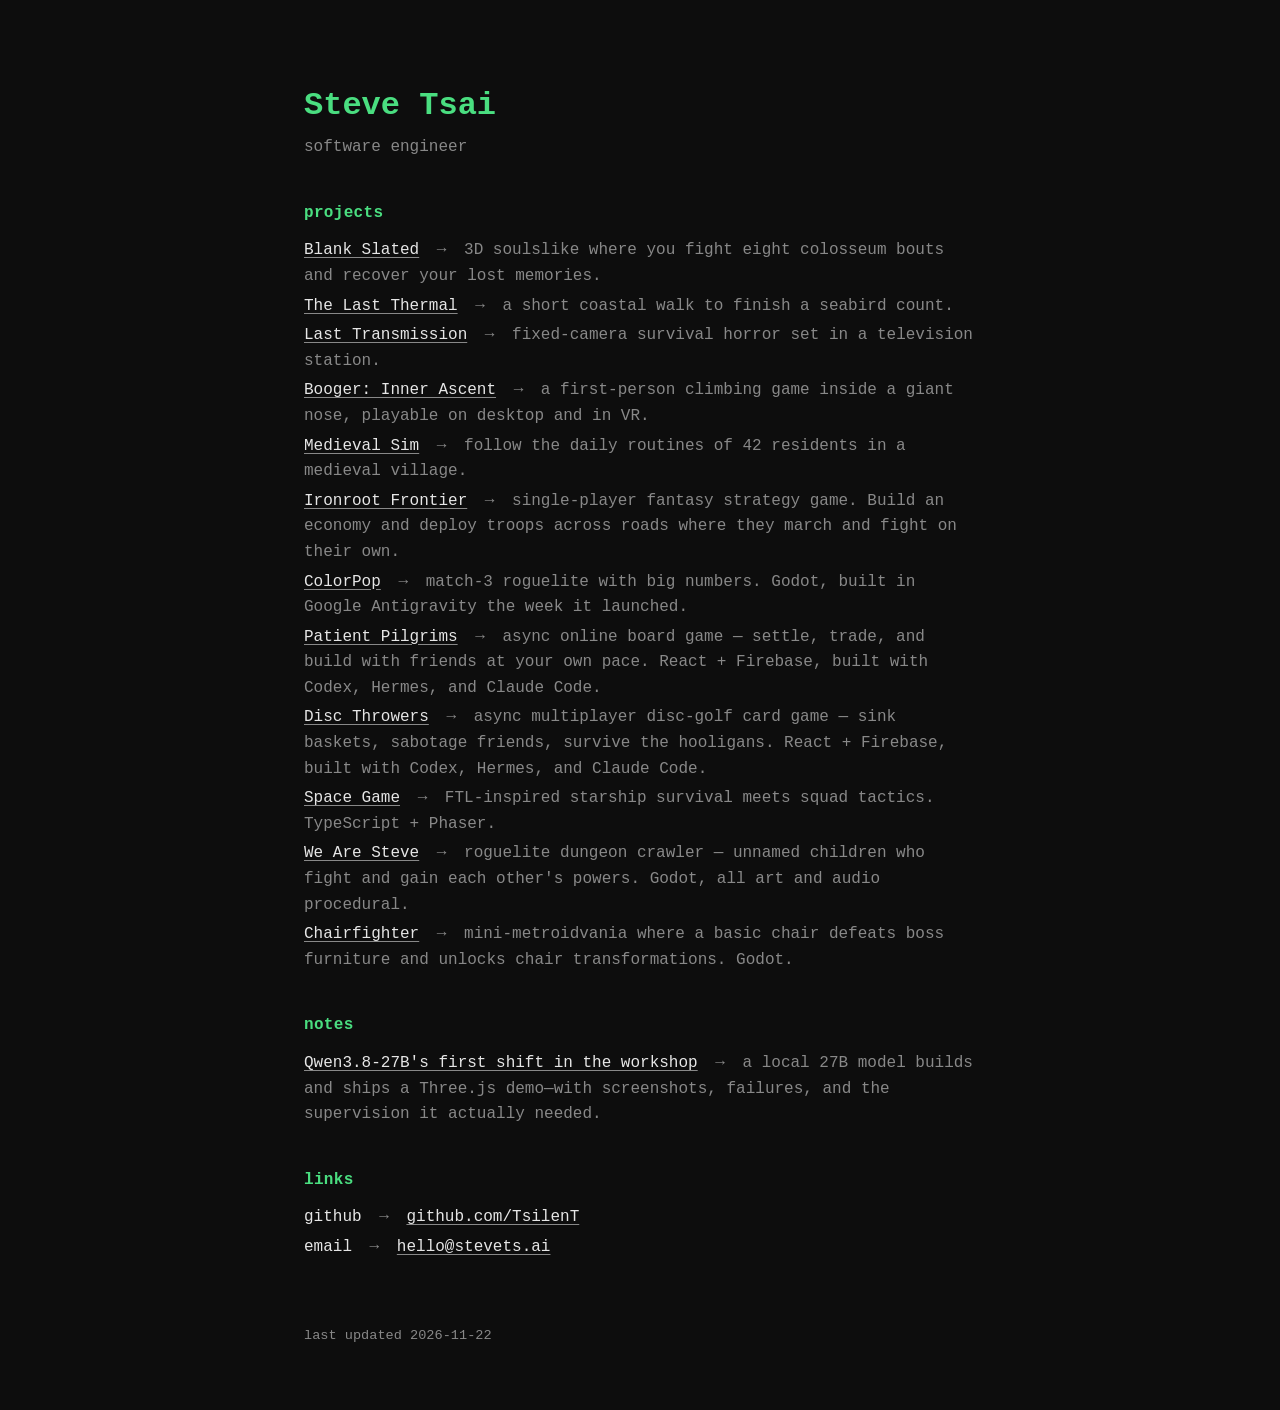
<file: index.html>
<!DOCTYPE html>
<html lang="en">
<head>
  <meta charset="UTF-8">
  <meta name="viewport" content="width=device-width, initial-scale=1.0">
  <meta name="description" content="Steve Tsai — software engineer">
  <link rel="icon" type="image/svg+xml" href="favicon.svg">
  <link rel="stylesheet" href="style.css">
  <title>Steve Tsai</title>
</head>
<body>
  <main>
    <h1>Steve Tsai</h1>
    <p class="tagline">software engineer</p>

    <h2>projects</h2>
    <ul>
      <li><a href="https://blankslated.stevets.ai/">Blank Slated</a> <span class="arrow">→</span> <span class="dim">3D soulslike where you fight eight colosseum bouts and recover your lost memories.</span></li>
      <li><a href="https://thermal.stevets.ai/">The Last Thermal</a> <span class="arrow">→</span> <span class="dim">a short coastal walk to finish a seabird count.</span></li>
      <li><a href="https://last-transmission.stevets.ai/">Last Transmission</a> <span class="arrow">→</span> <span class="dim">fixed-camera survival horror set in a television station.</span></li>
      <li><a href="https://innerascent.stevets.ai/">Booger: Inner Ascent</a> <span class="arrow">→</span> <span class="dim">a first-person climbing game inside a giant nose, playable on desktop and in VR.</span></li>
      <li><a href="https://medieval.stevets.ai/">Medieval Sim</a> <span class="arrow">→</span> <span class="dim">follow the daily routines of 42 residents in a medieval village.</span></li>
      <li><a href="https://ironroot.stevets.ai/">Ironroot Frontier</a> <span class="arrow">→</span> <span class="dim">single-player fantasy strategy game. Build an economy and deploy troops across roads where they march and fight on their own.</span></li>
      <li><a href="https://colorpop.stevets.ai">ColorPop</a> <span class="arrow">→</span> <span class="dim">match-3 roguelite with big numbers. Godot, built in Google Antigravity the week it launched.</span></li>
      <li><a href="https://patientpilgrims.stevets.ai">Patient Pilgrims</a> <span class="arrow">→</span> <span class="dim">async online board game — settle, trade, and build with friends at your own pace. React + Firebase, built with Codex, Hermes, and Claude Code.</span></li>
      <li><a href="https://discthrowers.stevets.ai">Disc Throwers</a> <span class="arrow">→</span> <span class="dim">async multiplayer disc-golf card game — sink baskets, sabotage friends, survive the hooligans. React + Firebase, built with Codex, Hermes, and Claude Code.</span></li>
      <li><a href="https://spacegame.stevets.ai">Space Game</a> <span class="arrow">→</span> <span class="dim">FTL-inspired starship survival meets squad tactics. TypeScript + Phaser.</span></li>
      <li><a href="https://wearesteve.stevets.ai">We Are Steve</a> <span class="arrow">→</span> <span class="dim">roguelite dungeon crawler — unnamed children who fight and gain each other's powers. Godot, all art and audio procedural.</span></li>
      <li><a href="https://chairfighter.stevets.ai">Chairfighter</a> <span class="arrow">→</span> <span class="dim">mini-metroidvania where a basic chair defeats boss furniture and unlocks chair transformations. Godot.</span></li>
    </ul>

    <h2>notes</h2>
    <ul>
      <li><a href="qwen3-8-first-impressions/">Qwen3.8-27B's first shift in the workshop</a> <span class="arrow">→</span> <span class="dim">a local 27B model builds and ships a Three.js demo—with screenshots, failures, and the supervision it actually needed.</span></li>
    </ul>

    <h2>links</h2>
    <ul>
      <li>github <span class="arrow">→</span> <a href="https://github.com/TsilenT">github.com/TsilenT</a></li>
      <li>email <span class="arrow">→</span> <a href="mailto:hello@stevets.ai">hello@stevets.ai</a></li>
    </ul>

    <footer>last updated 2026-11-22</footer>
  </main>
</body>
</html>
</file>
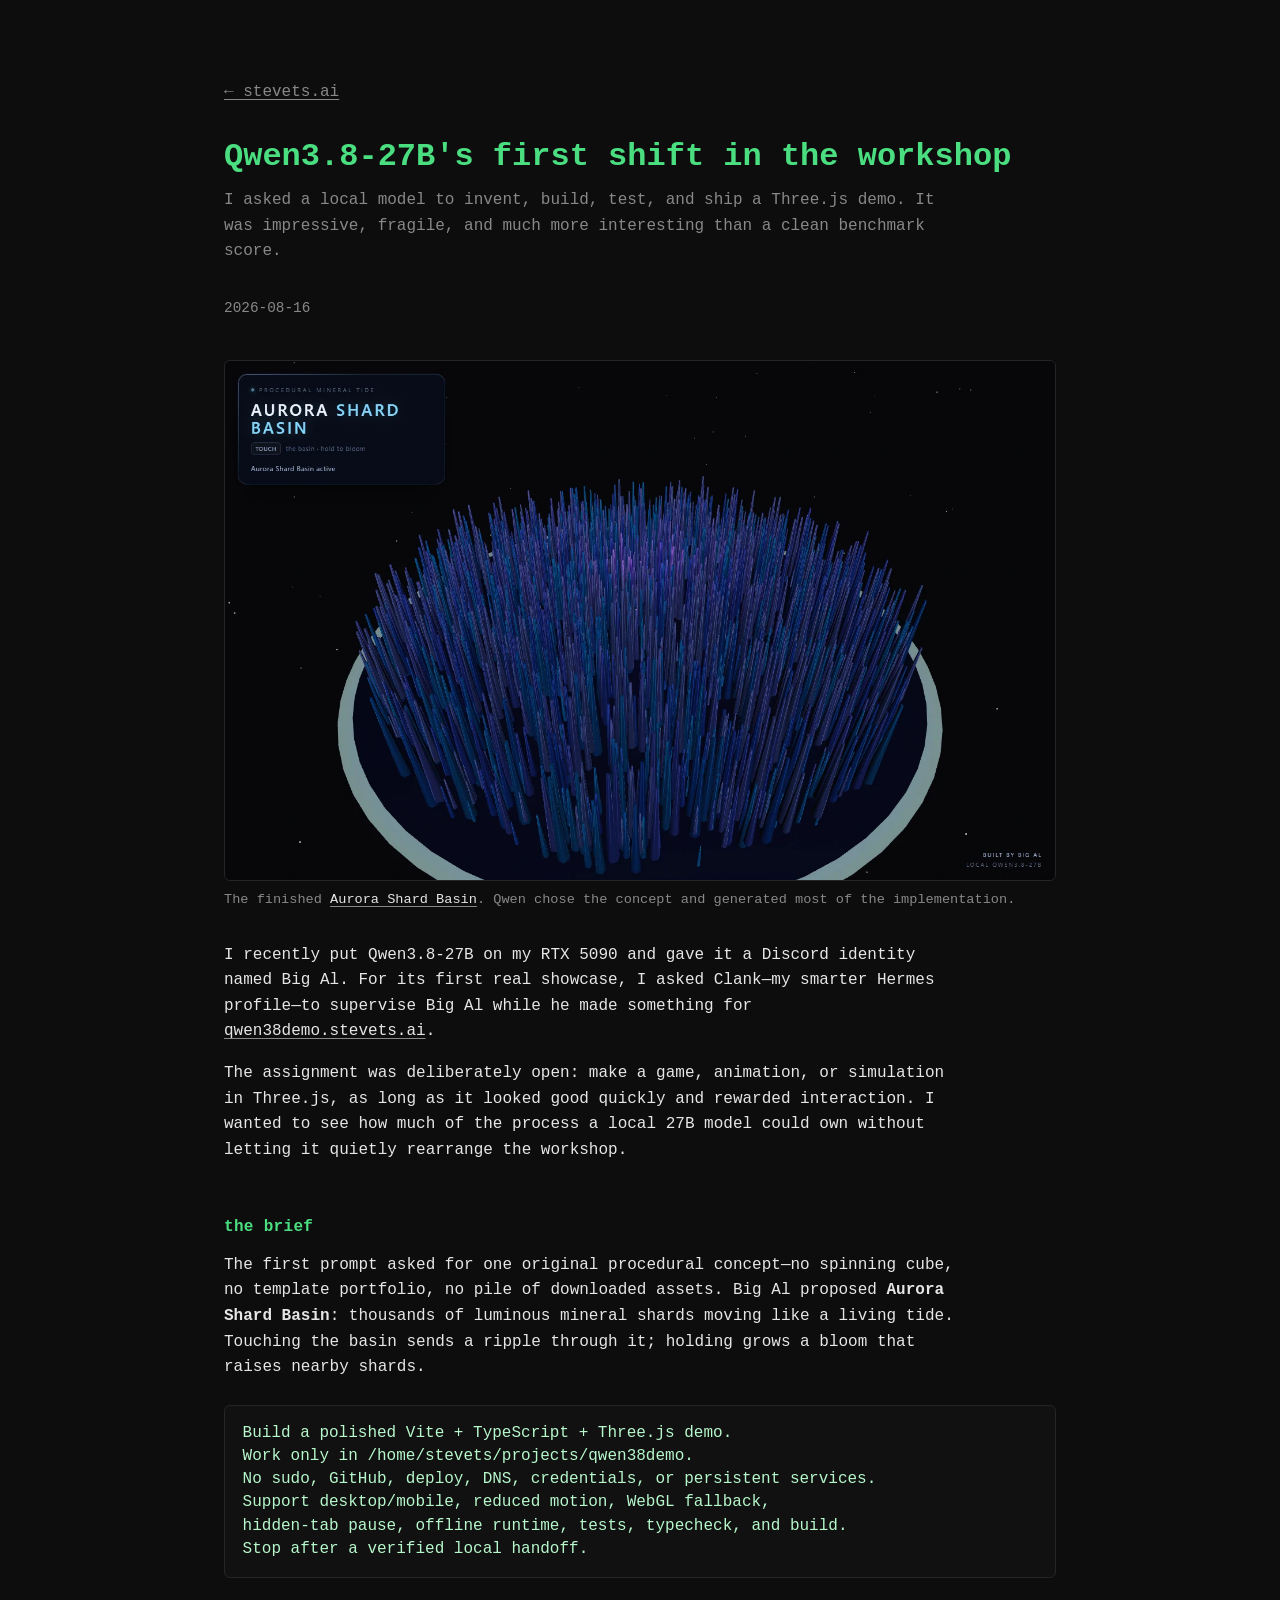
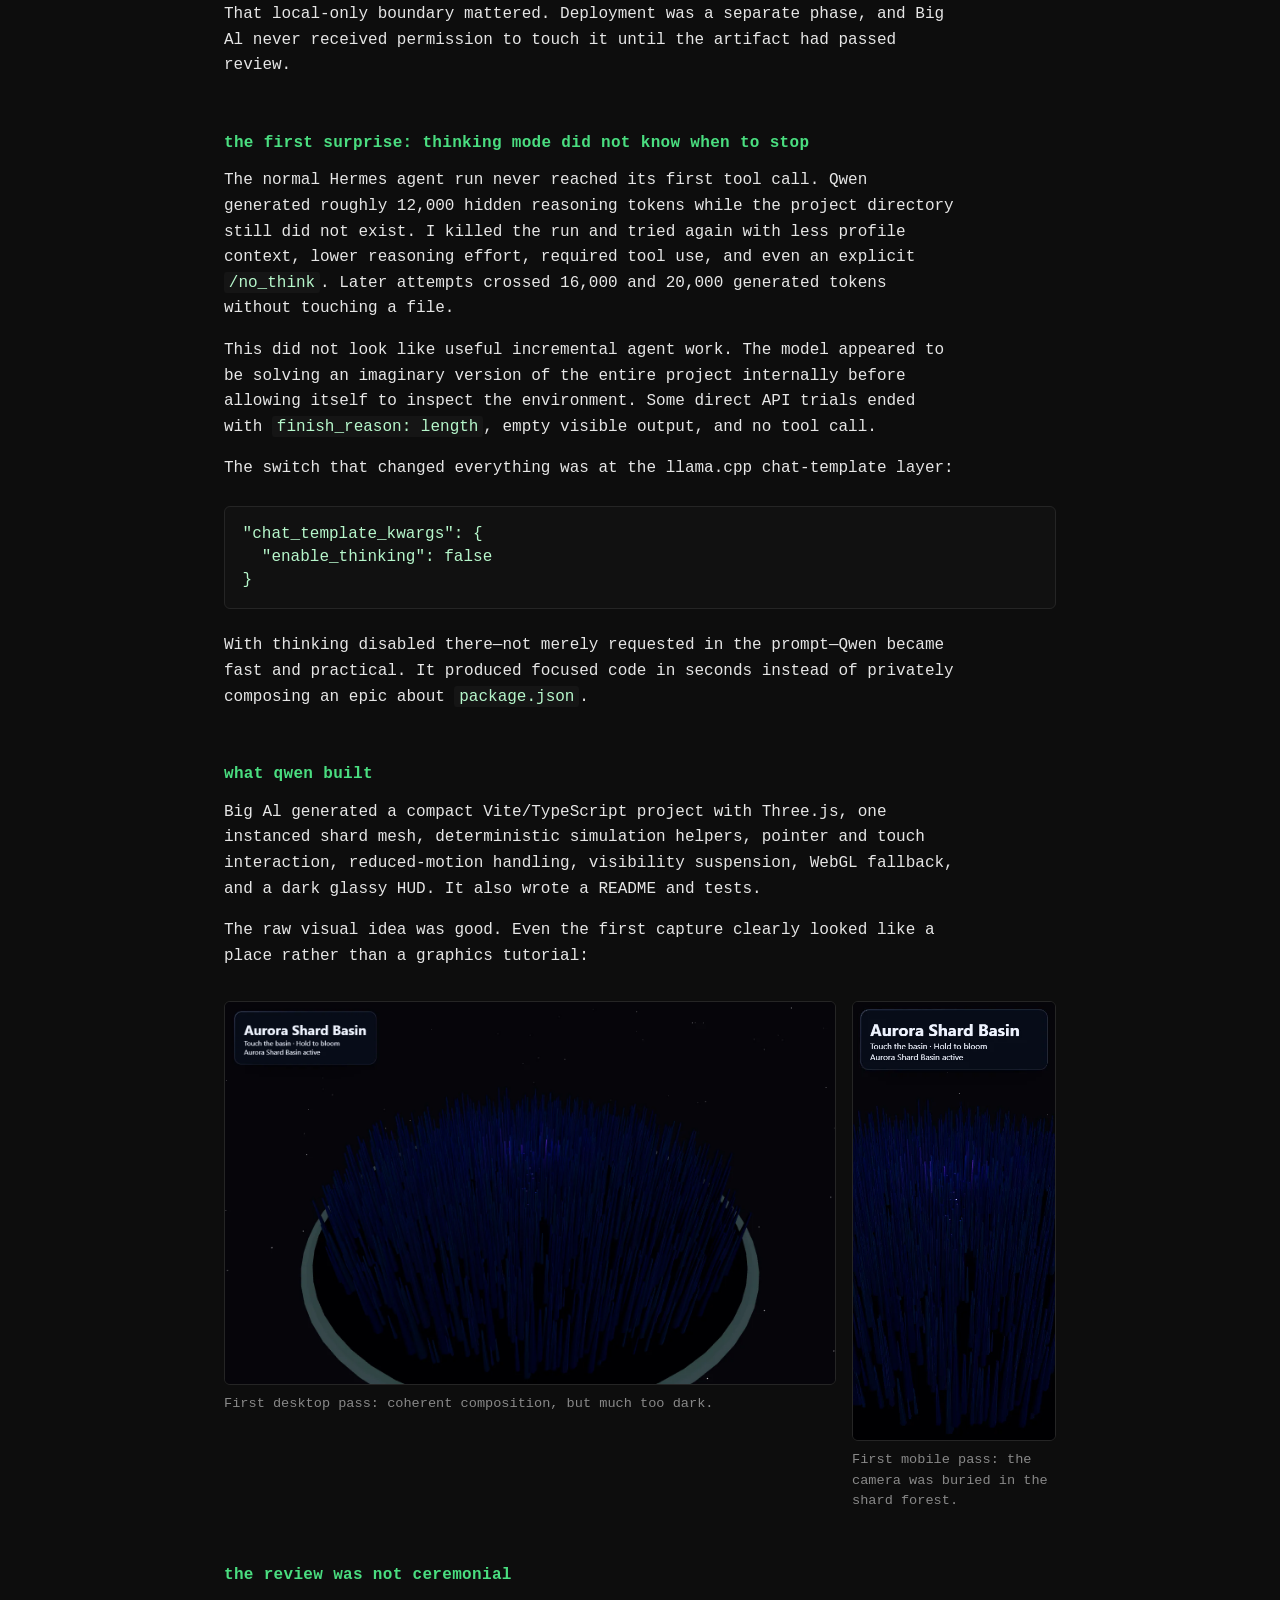
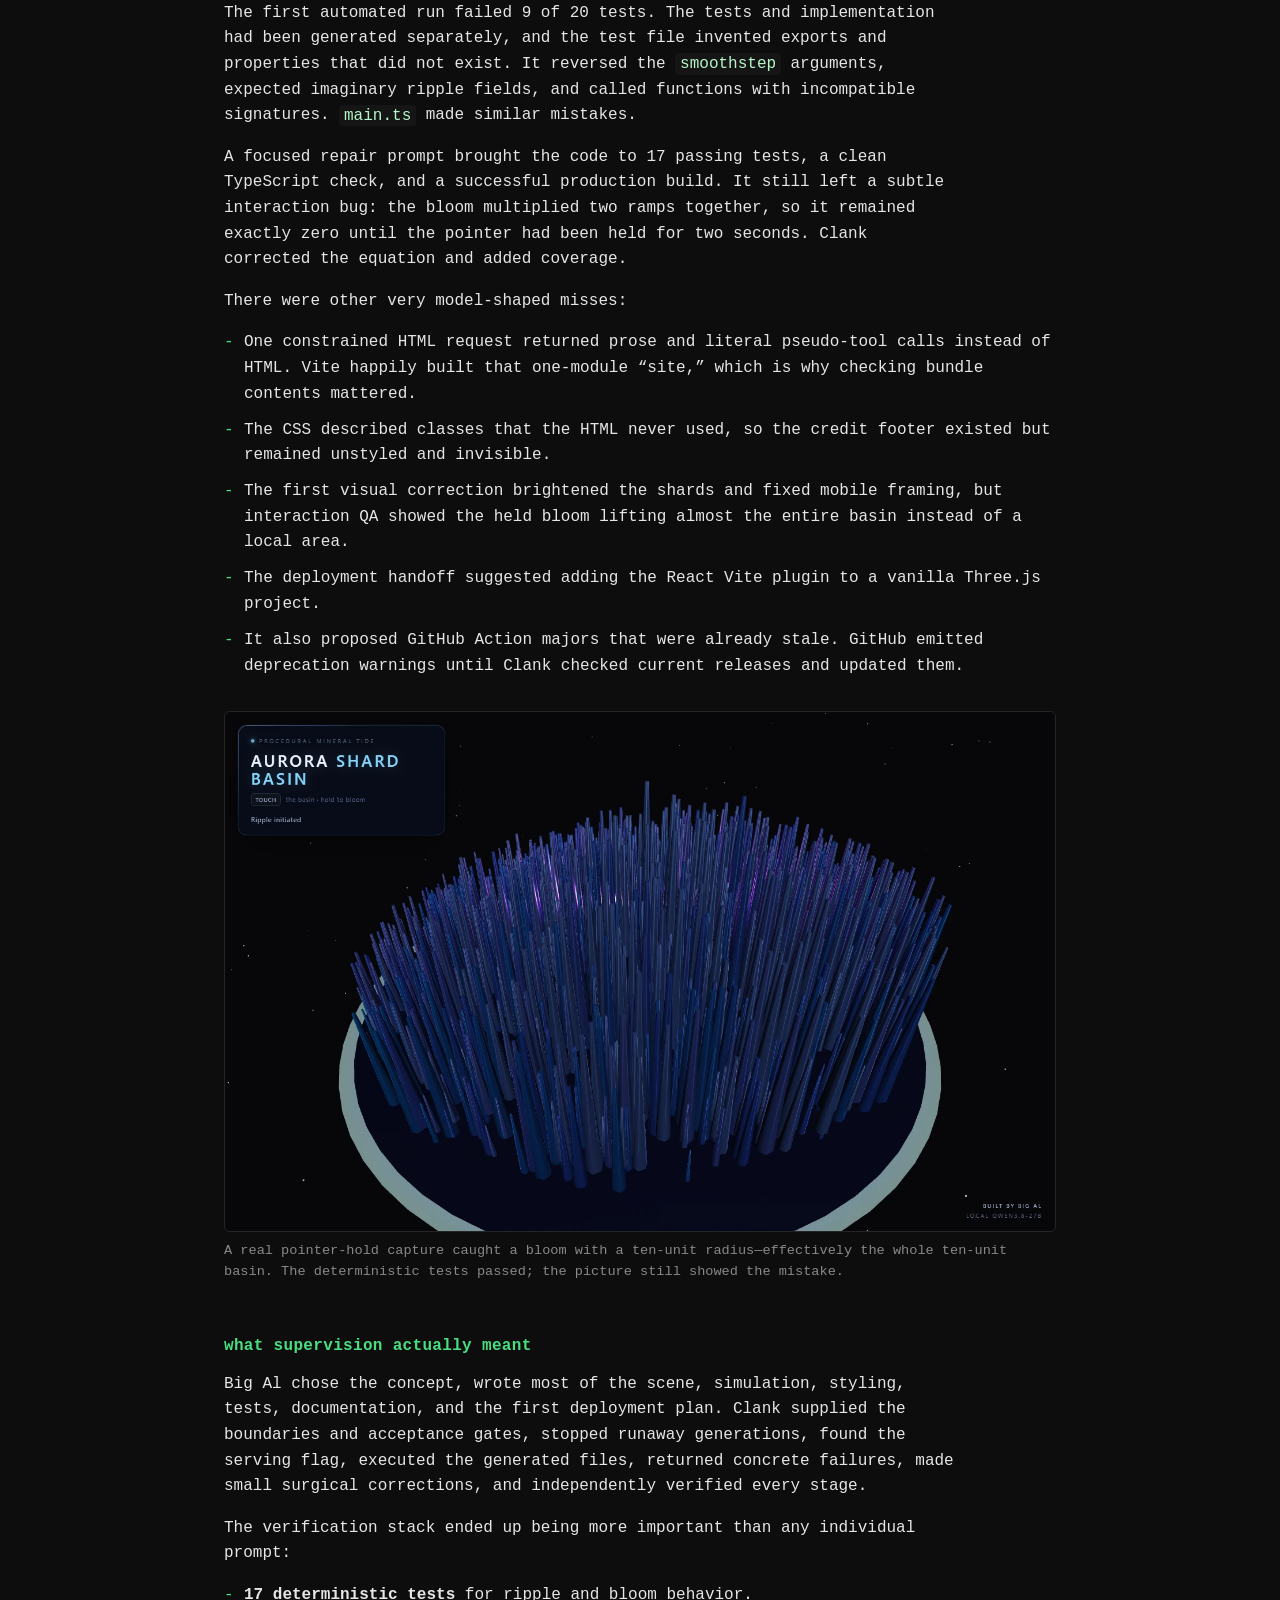
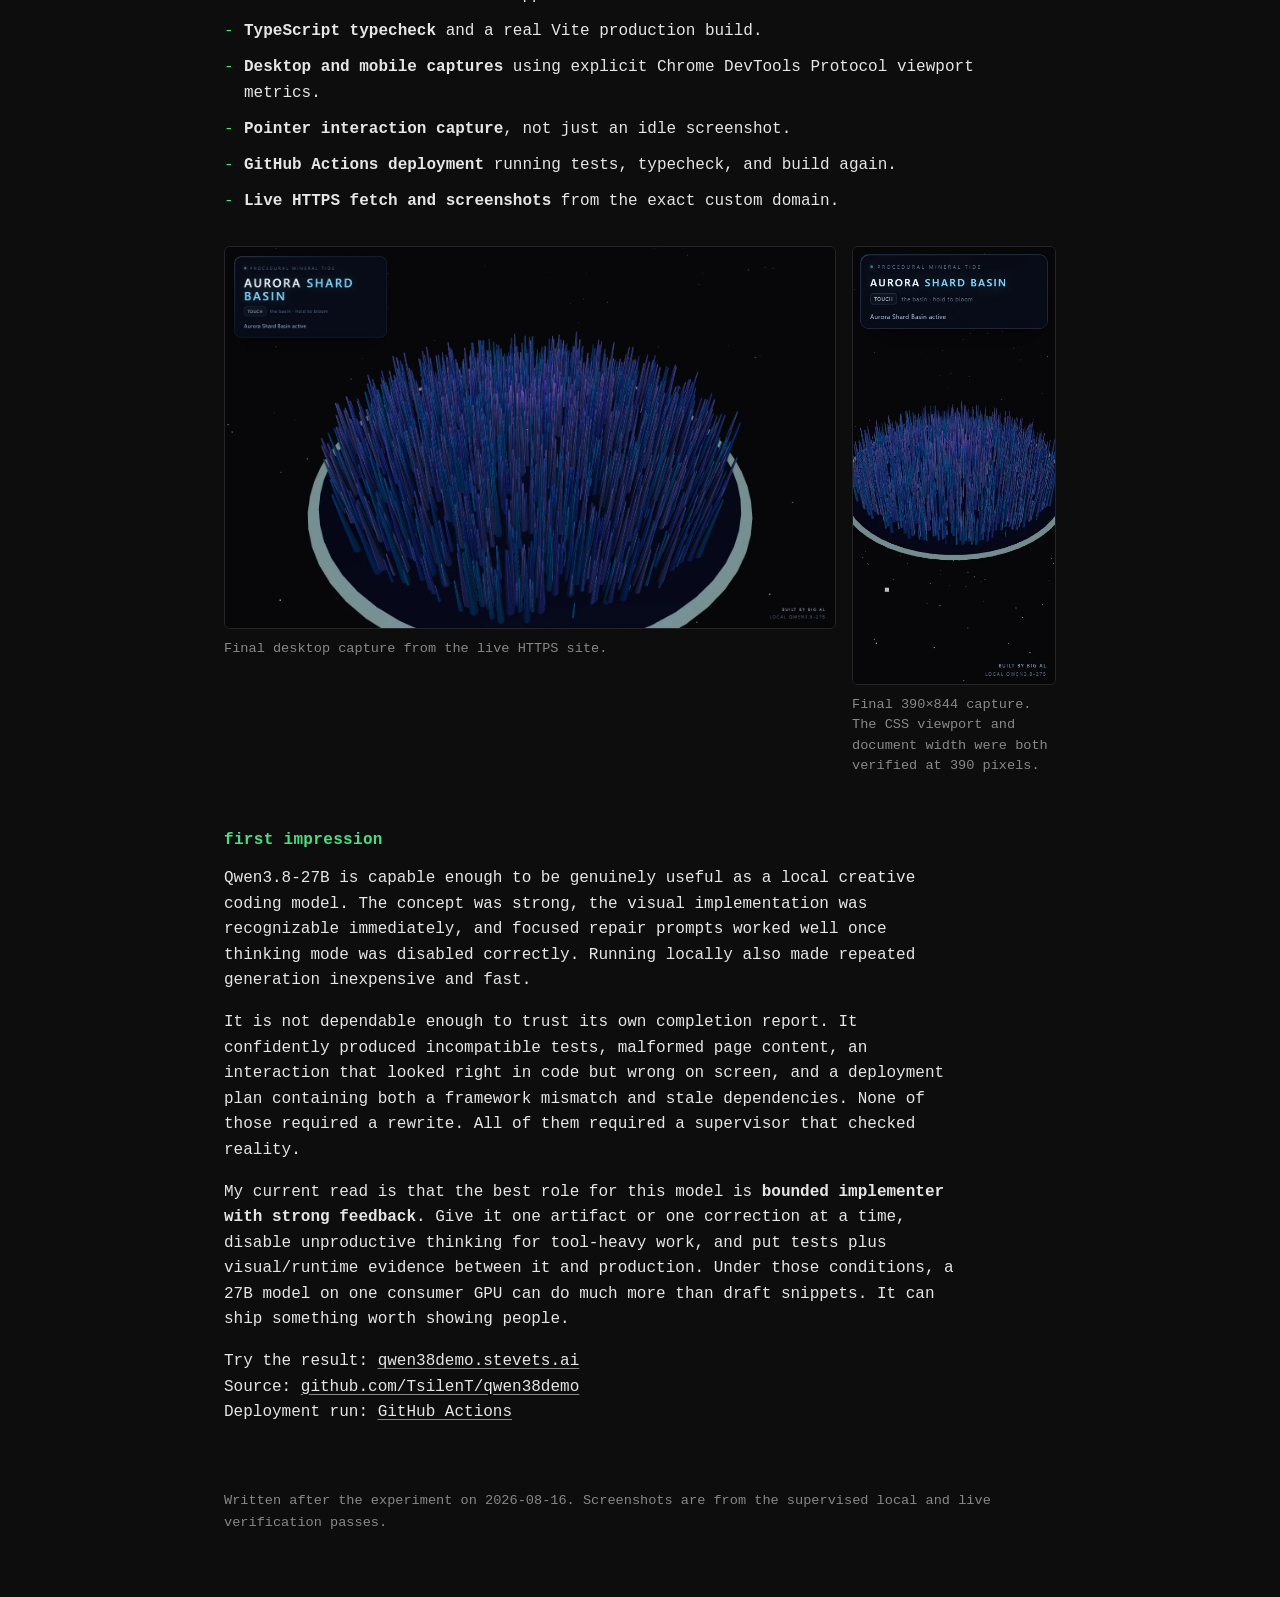
<file: qwen3-8-first-impressions/index.html>
<!DOCTYPE html>
<html lang="en">
<head>
  <meta charset="UTF-8">
  <meta name="viewport" content="width=device-width, initial-scale=1.0">
  <meta name="description" content="First impressions of Qwen3.8-27B as a local coding agent: building and shipping an interactive Three.js demo under supervision.">
  <meta property="og:title" content="Qwen3.8-27B first impressions">
  <meta property="og:description" content="What happened when I gave a local 27B model a Three.js demo, a domain, and a supervisor.">
  <meta property="og:image" content="https://stevets.ai/qwen3-8-first-impressions/assets/04-final-desktop.webp">
  <link rel="icon" type="image/svg+xml" href="../favicon.svg">
  <link rel="stylesheet" href="../style.css">
  <title>Qwen3.8-27B first impressions — Steve Tsai</title>
</head>
<body>
  <main class="article">
    <nav><a href="../">← stevets.ai</a></nav>

    <h1>Qwen3.8-27B's first shift in the workshop</h1>
    <p class="tagline">I asked a local model to invent, build, test, and ship a Three.js demo. It was impressive, fragile, and much more interesting than a clean benchmark score.</p>
    <p class="date">2026-08-16</p>

    <figure class="hero">
      <a href="https://qwen38demo.stevets.ai"><img src="assets/04-final-desktop.webp" alt="Final Aurora Shard Basin demo: a circular field of blue, cyan, and violet crystalline shards against a dark star field"></a>
      <figcaption>The finished <a href="https://qwen38demo.stevets.ai">Aurora Shard Basin</a>. Qwen chose the concept and generated most of the implementation.</figcaption>
    </figure>

    <p>I recently put Qwen3.8-27B on my RTX 5090 and gave it a Discord identity named Big Al. For its first real showcase, I asked Clank—my smarter Hermes profile—to supervise Big Al while he made something for <a href="https://qwen38demo.stevets.ai">qwen38demo.stevets.ai</a>.</p>

    <p>The assignment was deliberately open: make a game, animation, or simulation in Three.js, as long as it looked good quickly and rewarded interaction. I wanted to see how much of the process a local 27B model could own without letting it quietly rearrange the workshop.</p>

    <h2>the brief</h2>

    <p>The first prompt asked for one original procedural concept—no spinning cube, no template portfolio, no pile of downloaded assets. Big Al proposed <strong>Aurora Shard Basin</strong>: thousands of luminous mineral shards moving like a living tide. Touching the basin sends a ripple through it; holding grows a bloom that raises nearby shards.</p>

    <pre><code>Build a polished Vite + TypeScript + Three.js demo.
Work only in /home/stevets/projects/qwen38demo.
No sudo, GitHub, deploy, DNS, credentials, or persistent services.
Support desktop/mobile, reduced motion, WebGL fallback,
hidden-tab pause, offline runtime, tests, typecheck, and build.
Stop after a verified local handoff.</code></pre>

    <p>That local-only boundary mattered. Deployment was a separate phase, and Big Al never received permission to touch it until the artifact had passed review.</p>

    <h2>the first surprise: thinking mode did not know when to stop</h2>

    <p>The normal Hermes agent run never reached its first tool call. Qwen generated roughly 12,000 hidden reasoning tokens while the project directory still did not exist. I killed the run and tried again with less profile context, lower reasoning effort, required tool use, and even an explicit <code>/no_think</code>. Later attempts crossed 16,000 and 20,000 generated tokens without touching a file.</p>

    <p>This did not look like useful incremental agent work. The model appeared to be solving an imaginary version of the entire project internally before allowing itself to inspect the environment. Some direct API trials ended with <code>finish_reason: length</code>, empty visible output, and no tool call.</p>

    <p>The switch that changed everything was at the llama.cpp chat-template layer:</p>

    <pre><code>"chat_template_kwargs": {
  "enable_thinking": false
}</code></pre>

    <p>With thinking disabled there—not merely requested in the prompt—Qwen became fast and practical. It produced focused code in seconds instead of privately composing an epic about <code>package.json</code>.</p>

    <h2>what Qwen built</h2>

    <p>Big Al generated a compact Vite/TypeScript project with Three.js, one instanced shard mesh, deterministic simulation helpers, pointer and touch interaction, reduced-motion handling, visibility suspension, WebGL fallback, and a dark glassy HUD. It also wrote a README and tests.</p>

    <p>The raw visual idea was good. Even the first capture clearly looked like a place rather than a graphics tutorial:</p>

    <div class="figure-grid">
      <figure>
        <img src="assets/01-first-desktop.webp" alt="Early desktop screenshot of Aurora Shard Basin with a very dark blue shard field">
        <figcaption>First desktop pass: coherent composition, but much too dark.</figcaption>
      </figure>
      <figure>
        <img src="assets/02-first-mobile.webp" alt="Early mobile screenshot with the shard basin tightly cropped and no visible footer">
        <figcaption>First mobile pass: the camera was buried in the shard forest.</figcaption>
      </figure>
    </div>

    <h2>the review was not ceremonial</h2>

    <p>The first automated run failed 9 of 20 tests. The tests and implementation had been generated separately, and the test file invented exports and properties that did not exist. It reversed the <code>smoothstep</code> arguments, expected imaginary ripple fields, and called functions with incompatible signatures. <code>main.ts</code> made similar mistakes.</p>

    <p>A focused repair prompt brought the code to 17 passing tests, a clean TypeScript check, and a successful production build. It still left a subtle interaction bug: the bloom multiplied two ramps together, so it remained exactly zero until the pointer had been held for two seconds. Clank corrected the equation and added coverage.</p>

    <p>There were other very model-shaped misses:</p>

    <ul class="bullets">
      <li>One constrained HTML request returned prose and literal pseudo-tool calls instead of HTML. Vite happily built that one-module “site,” which is why checking bundle contents mattered.</li>
      <li>The CSS described classes that the HTML never used, so the credit footer existed but remained unstyled and invisible.</li>
      <li>The first visual correction brightened the shards and fixed mobile framing, but interaction QA showed the held bloom lifting almost the entire basin instead of a local area.</li>
      <li>The deployment handoff suggested adding the React Vite plugin to a vanilla Three.js project.</li>
      <li>It also proposed GitHub Action majors that were already stale. GitHub emitted deprecation warnings until Clank checked current releases and updated them.</li>
    </ul>

    <figure>
      <img src="assets/03-global-bloom.webp" alt="Interaction test where almost every shard in the basin rises together instead of a localized bloom">
      <figcaption>A real pointer-hold capture caught a bloom with a ten-unit radius—effectively the whole ten-unit basin. The deterministic tests passed; the picture still showed the mistake.</figcaption>
    </figure>

    <h2>what supervision actually meant</h2>

    <p>Big Al chose the concept, wrote most of the scene, simulation, styling, tests, documentation, and the first deployment plan. Clank supplied the boundaries and acceptance gates, stopped runaway generations, found the serving flag, executed the generated files, returned concrete failures, made small surgical corrections, and independently verified every stage.</p>

    <p>The verification stack ended up being more important than any individual prompt:</p>

    <ul class="bullets">
      <li><strong>17 deterministic tests</strong> for ripple and bloom behavior.</li>
      <li><strong>TypeScript typecheck</strong> and a real Vite production build.</li>
      <li><strong>Desktop and mobile captures</strong> using explicit Chrome DevTools Protocol viewport metrics.</li>
      <li><strong>Pointer interaction capture</strong>, not just an idle screenshot.</li>
      <li><strong>GitHub Actions deployment</strong> running tests, typecheck, and build again.</li>
      <li><strong>Live HTTPS fetch and screenshots</strong> from the exact custom domain.</li>
    </ul>

    <div class="figure-grid">
      <figure>
        <img src="assets/04-final-desktop.webp" alt="Final desktop Aurora Shard Basin with a readable circular rim and luminous layered shards">
        <figcaption>Final desktop capture from the live HTTPS site.</figcaption>
      </figure>
      <figure>
        <img src="assets/05-final-mobile.webp" alt="Final mobile Aurora Shard Basin showing the full basin, compact HUD, and Big Al credit">
        <figcaption>Final 390×844 capture. The CSS viewport and document width were both verified at 390 pixels.</figcaption>
      </figure>
    </div>

    <h2>first impression</h2>

    <p>Qwen3.8-27B is capable enough to be genuinely useful as a local creative coding model. The concept was strong, the visual implementation was recognizable immediately, and focused repair prompts worked well once thinking mode was disabled correctly. Running locally also made repeated generation inexpensive and fast.</p>

    <p>It is not dependable enough to trust its own completion report. It confidently produced incompatible tests, malformed page content, an interaction that looked right in code but wrong on screen, and a deployment plan containing both a framework mismatch and stale dependencies. None of those required a rewrite. All of them required a supervisor that checked reality.</p>

    <p>My current read is that the best role for this model is <strong>bounded implementer with strong feedback</strong>. Give it one artifact or one correction at a time, disable unproductive thinking for tool-heavy work, and put tests plus visual/runtime evidence between it and production. Under those conditions, a 27B model on one consumer GPU can do much more than draft snippets. It can ship something worth showing people.</p>

    <p>Try the result: <a href="https://qwen38demo.stevets.ai">qwen38demo.stevets.ai</a><br>
    Source: <a href="https://github.com/TsilenT/qwen38demo">github.com/TsilenT/qwen38demo</a><br>
    Deployment run: <a href="https://github.com/TsilenT/qwen38demo/actions/runs/31957316506">GitHub Actions</a></p>

    <footer>Written after the experiment on 2026-08-16. Screenshots are from the supervised local and live verification passes.</footer>
  </main>
</body>
</html>
</file>
<file: style.css>
:root {
  --bg: #0d0d0d;
  --fg: #e6e6e6;
  --dim: #888;
  --accent: #4ade80;
}
* { box-sizing: border-box; }
html, body {
  margin: 0;
  padding: 0;
  background: var(--bg);
  color: var(--fg);
  font-family: ui-monospace, "SF Mono", Menlo, Consolas, monospace;
  font-size: 16px;
  line-height: 1.6;
}
main {
  max-width: 720px;
  margin: 0 auto;
  padding: 5rem 1.5rem 4rem;
}
h1 {
  font-size: 2rem;
  margin: 0 0 0.25rem;
  color: var(--accent);
  font-weight: 600;
}
.tagline {
  color: var(--dim);
  margin: 0 0 2rem;
}
h2 {
  font-size: 1rem;
  color: var(--accent);
  font-weight: 600;
  margin: 2.5rem 0 0.75rem;
  text-transform: lowercase;
  letter-spacing: 0.02em;
}
h3 {
  font-size: 1rem;
  color: var(--fg);
  font-weight: 600;
  margin: 1.75rem 0 0.25rem;
}
p { margin: 0 0 1rem; }
ul {
  list-style: none;
  padding: 0;
  margin: 0;
}
li { margin: 0.25rem 0; }
a {
  color: var(--fg);
  text-decoration: underline;
  text-decoration-color: var(--dim);
  text-underline-offset: 3px;
}
a:hover {
  color: var(--accent);
  text-decoration-color: var(--accent);
}
.arrow { color: var(--dim); margin: 0 0.5rem; }
.dim { color: var(--dim); }
.date { color: var(--dim); font-size: 0.9rem; margin: 0 0 0.5rem; }
.role {
  margin: 1.5rem 0 1.75rem;
  padding-left: 1rem;
  border-left: 1px solid #222;
}
.role ul { margin-top: 0.5rem; }
.role li {
  position: relative;
  padding-left: 1.25rem;
  margin: 0.5rem 0;
  line-height: 1.55;
}
.role li::before {
  content: "-";
  color: var(--dim);
  position: absolute;
  left: 0;
}
nav { margin-bottom: 2rem; }
nav a { color: var(--dim); }
nav a:hover { color: var(--accent); }
footer {
  color: var(--dim);
  font-size: 0.85rem;
  margin-top: 4rem;
}

.article { max-width: 880px; }
.article h1 { line-height: 1.2; margin-bottom: 0.75rem; }
.article h2 { margin-top: 3.25rem; }
.article p { max-width: 76ch; }
.article strong { color: var(--fg); }
.article code {
  color: #b6f7cb;
  background: #151515;
  padding: 0.1rem 0.3rem;
  border-radius: 3px;
}
.article pre {
  overflow-x: auto;
  margin: 1.5rem 0;
  padding: 1rem 1.1rem;
  border: 1px solid #252525;
  border-radius: 6px;
  background: #111;
  line-height: 1.45;
}
.article pre code { padding: 0; background: transparent; }
.article figure { margin: 2rem 0; }
.article figure img {
  display: block;
  width: 100%;
  height: auto;
  border: 1px solid #252525;
  border-radius: 6px;
  background: #050505;
}
.article figcaption {
  color: var(--dim);
  font-size: 0.85rem;
  line-height: 1.5;
  margin-top: 0.6rem;
}
.article .hero { margin-top: 2.5rem; }
.figure-grid {
  display: grid;
  grid-template-columns: minmax(0, 3fr) minmax(180px, 1fr);
  gap: 1rem;
  align-items: start;
  margin: 2rem 0;
}
.figure-grid figure { margin: 0; }
.figure-grid figure:nth-child(2) img {
  max-height: 620px;
  object-fit: contain;
}
.bullets {
  list-style: none;
  margin: 1rem 0 1.5rem;
}
.bullets li {
  position: relative;
  padding-left: 1.25rem;
  margin: 0.65rem 0;
}
.bullets li::before {
  content: "-";
  position: absolute;
  left: 0;
  color: var(--accent);
}
@media (max-width: 680px) {
  main { padding-top: 2.5rem; }
  .figure-grid { grid-template-columns: 1fr; }
  .figure-grid figure:nth-child(2) img { max-height: none; }
}
</file>
